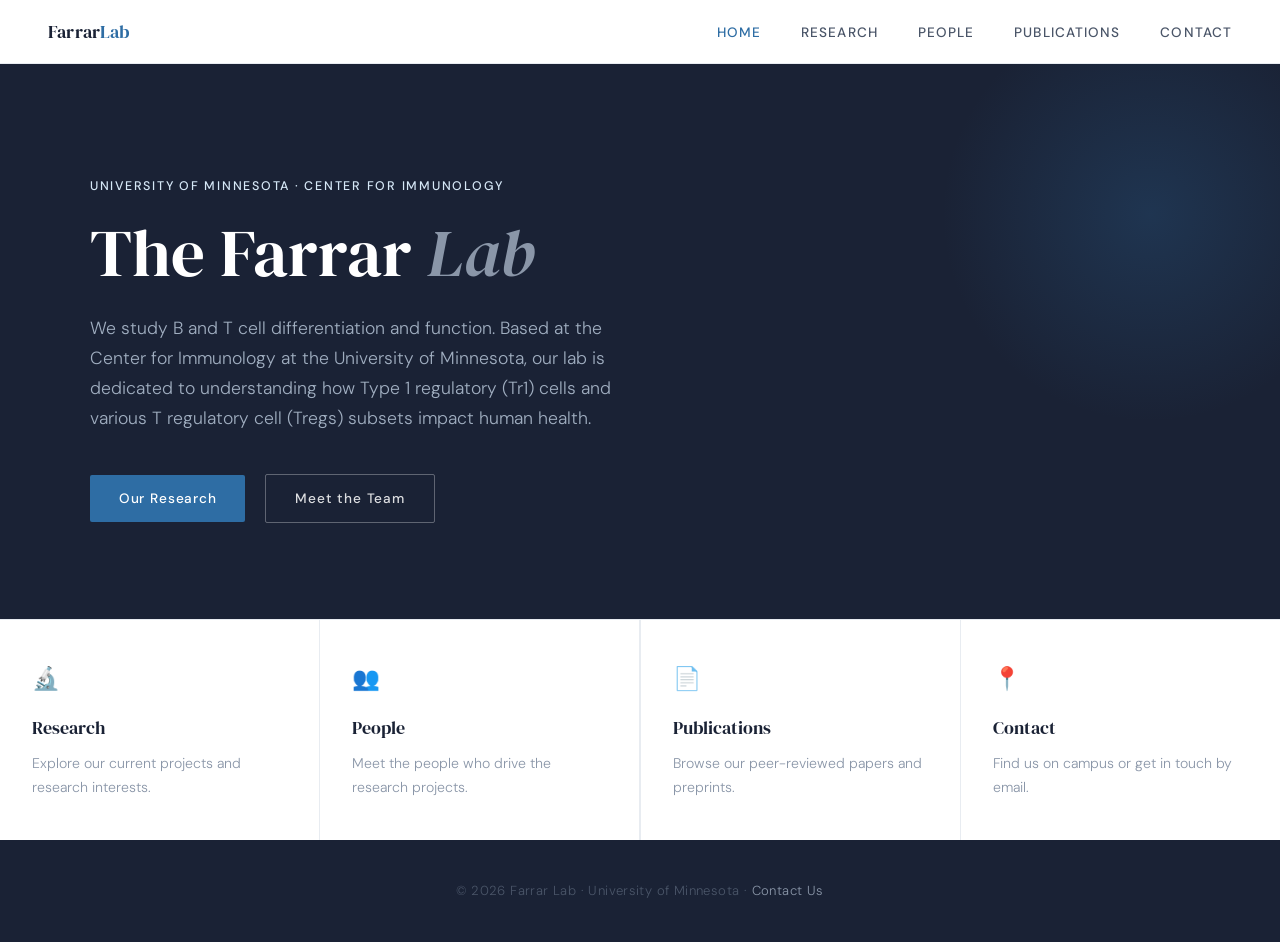
<file: index.html>
<!DOCTYPE html>
<html lang="en">
<head>
  <meta charset="UTF-8" />
  <meta name="viewport" content="width=device-width, initial-scale=1.0" />
  <title>Farrar Lab — University of Minnesota</title>
  <link rel="stylesheet" href="style.css" />
</head>
<body>

  <nav>
    <a class="nav-logo" href="index.html">Farrar<span>Lab</span></a>
    <ul class="nav-links">
      <li><a href="index.html" class="active">Home</a></li>
      <li><a href="research.html">Research</a></li>
      <li><a href="people.html">People</a></li>
      <li><a href="publications.html">Publications</a></li>
      <li><a href="contact.html">Contact</a></li>
    </ul>
  </nav>

  <header class="home-hero">
    <div class="home-hero-inner">
      <p class="eyebrow">University of Minnesota · Center for Immunology</p>
      <h1>The Farrar <em>Lab</em></h1>
      <p class="tagline">
        We study B and T cell differentiation and function. Based at the Center for Immunology at the University of Minnesota, our lab is dedicated to understanding how Type 1 regulatory (Tr1) cells and various T regulatory cell (Tregs) subsets impact human health.
      </p>
      <a class="btn" href="research.html">Our Research</a>
      <a class="btn btn-outline" href="people.html">Meet the Team</a>
    </div>
  </header>

  <div class="home-cards">
    <a class="home-card" href="research.html">
      <div class="card-icon">🔬</div>
      <h3>Research</h3>
      <p>Explore our current projects and research interests.</p>
    </a>
    <a class="home-card" href="people.html">
      <div class="card-icon">👥</div>
      <h3>People</h3>
      <p>Meet the people who drive the research projects.</p>
    </a>
    <a class="home-card" href="publications.html">
      <div class="card-icon">📄</div>
      <h3>Publications</h3>
      <p>Browse our peer-reviewed papers and preprints.</p>
    </a>
    <a class="home-card" href="contact.html">
      <div class="card-icon">📍</div>
      <h3>Contact</h3>
      <p>Find us on campus or get in touch by email.</p>
    </a>
  </div>

<!-- Commenting out the 'Latest News' section so that it's not visible for now.
  <main>
    <section>
      <h2>Latest News</h2>
      <div class="divider"></div>
      <div style="display:flex; flex-direction:column; gap:1.5rem;">

        <div>
          <p style="font-size:0.78rem; font-weight:500; letter-spacing:0.06em; color:var(--accent); margin-bottom:0.2rem;">MAY 2025</p>
          <h3>New paper published in [Journal Name]</h3>
          <p>Brief description of the paper and its significance. Congratulations to [Author Name] on this great work!</p>
        </div>

        <div>
          <p style="font-size:0.78rem; font-weight:500; letter-spacing:0.06em; color:var(--accent); margin-bottom:0.2rem;">MARCH 2025</p>
          <h3>Welcome to our new lab members!</h3>
          <p>[Name] joins as a PhD student and [Name] joins as a postdoctoral researcher. Welcome to the team!</p>
        </div>

        <div>
          <p style="font-size:0.78rem; font-weight:500; letter-spacing:0.06em; color:var(--accent); margin-bottom:0.2rem;">JANUARY 2025</p>
          <h3>[Lab member] receives [Award Name]</h3>
          <p>Congratulations to [Name] for receiving this recognition for their outstanding research.</p>
        </div>

      </div>
    </section>
  </main>
  -->

  <footer>
    <p>© 2026 Farrar Lab · University of Minnesota · <a href="contact.html">Contact Us</a></p>
  </footer>

</body>
</html>
</file>
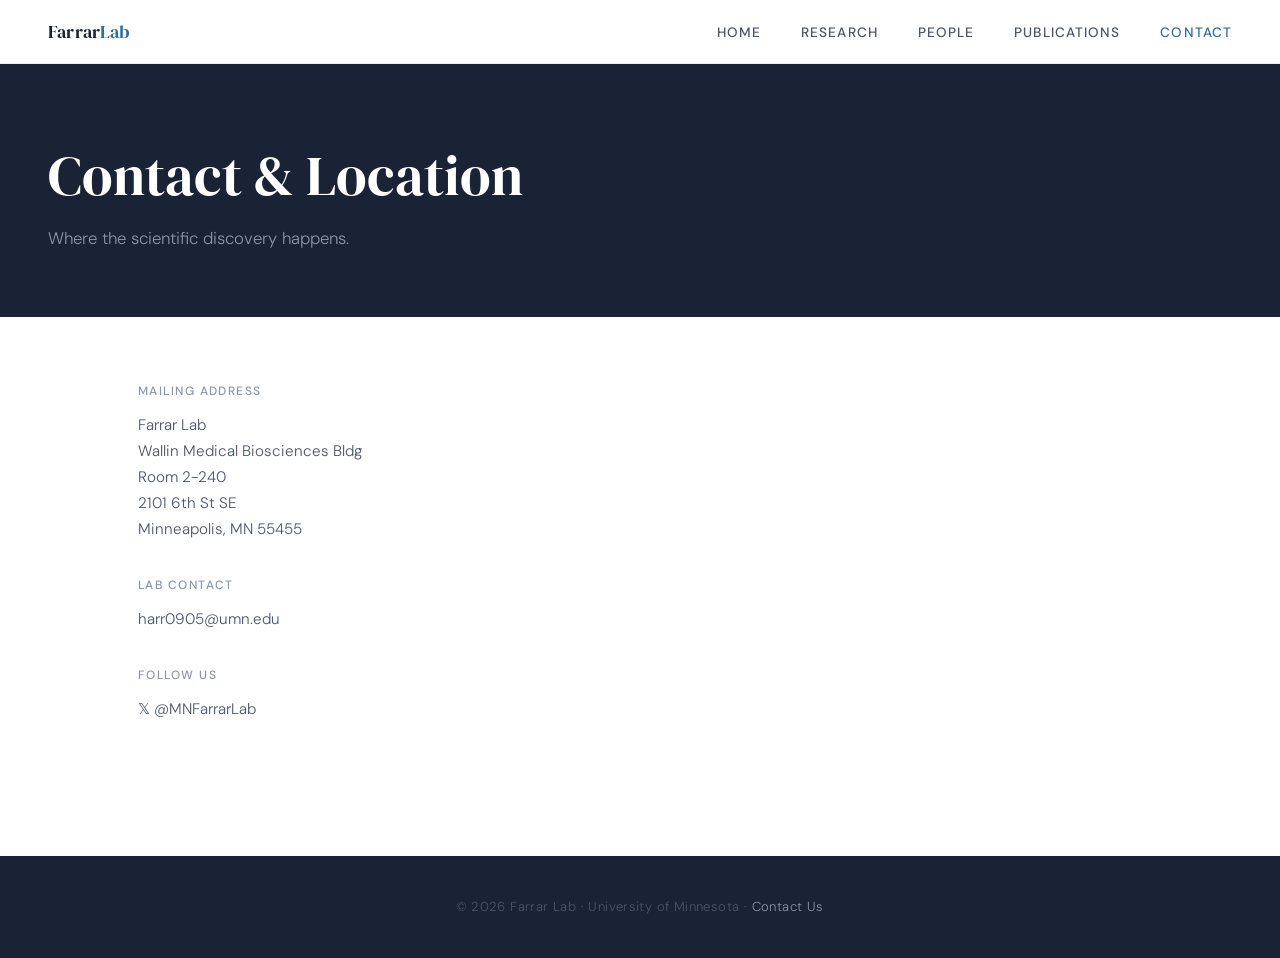
<file: contact.html>
<!DOCTYPE html>
<html lang="en">
<head>
  <meta charset="UTF-8" />
  <meta name="viewport" content="width=device-width, initial-scale=1.0" />
  <title>Contact — Farrar Lab</title>
  <link rel="stylesheet" href="style.css" />
</head>
<body>

  <nav>
    <a class="nav-logo" href="index.html">Farrar<span>Lab</span></a>
    <ul class="nav-links">
      <li><a href="index.html">Home</a></li>
      <li><a href="research.html">Research</a></li>
      <li><a href="people.html">People</a></li>
      <li><a href="publications.html">Publications</a></li>
      <li><a href="contact.html" class="active">Contact</a></li>
    </ul>
  </nav>

  <header class="page-hero">
    <h1>Contact & Location</h1>
    <p>Where the scientific discovery happens.</p>
  </header>

  <main>

    <section>
      <div class="contact-grid">

        <div>
          <div class="contact-block" style="margin-bottom:2rem;">
            <h3>Mailing Address</h3>
            <p>
              Farrar Lab<br>
              Wallin Medical Biosciences Bldg<br>
              Room 2-240<br>
              2101 6th St SE<br>
              Minneapolis, MN 55455
            </p>
          </div>

          <div class="contact-block" style="margin-bottom:2rem;">
            <h3>Lab Contact</h3>
            <p><a href="mailto:farrar@umn.edu">harr0905@umn.edu</a></p>
          </div>

          <div class="contact-block">
            <h3>Follow Us</h3>
            <p>
              <a href="https://x.com/MNFarrarLab" target="_blank" style="display:block; margin-bottom:0.3rem;">𝕏 @MNFarrarLab</a>
            </p>
          </div>
        </div>

          <!--
            To embed a Google Map:
            1. Go to maps.google.com and search for your building
            2. Click Share → Embed a map
            3. Copy the <iframe> code and paste it here, replacing the placeholder below
          -->
          <iframe
            class="map-embed"
            src="https://www.google.com/maps/embed?pb=!1m18!1m12!1m3!1d5644.6016257842975!2d-93.22547492312727!3d44.97819997107019!2m3!1f0!2f0!3f0!3m2!1i1024!2i768!4f13.1!3m3!1m2!1s0x52b32d1dd6c1acb3%3A0x61dbdaba167ca2fa!2sWinston%20and%20Maxine%20Wallin%20Medical%20Biosciences%20Building!5e0!3m2!1sen!2sus!4v1777835984941!5m2!1sen!2sus"
            allowfullscreen=""
            loading="lazy"
            referrerpolicy="no-referrer-when-downgrade"
            title="Farrar Lab location on Google Maps">
          </iframe>
        </div>

      </div>
    </section>

    <!-- Optional: social media embeds -->
    <!--
    <section>
      <h2>From the Lab</h2>
      <div class="divider"></div>
      Paste an Instagram or X embed widget here. Both platforms let you embed
      a post or a feed by going to the post → Share → Embed, and copying the code.
    </section>
    -->

  </main>

  <footer>
    <p>© 2026 Farrar Lab · University of Minnesota · <a href="contact.html">Contact Us</a></p>
  </footer>

</body>
</html>
</file>
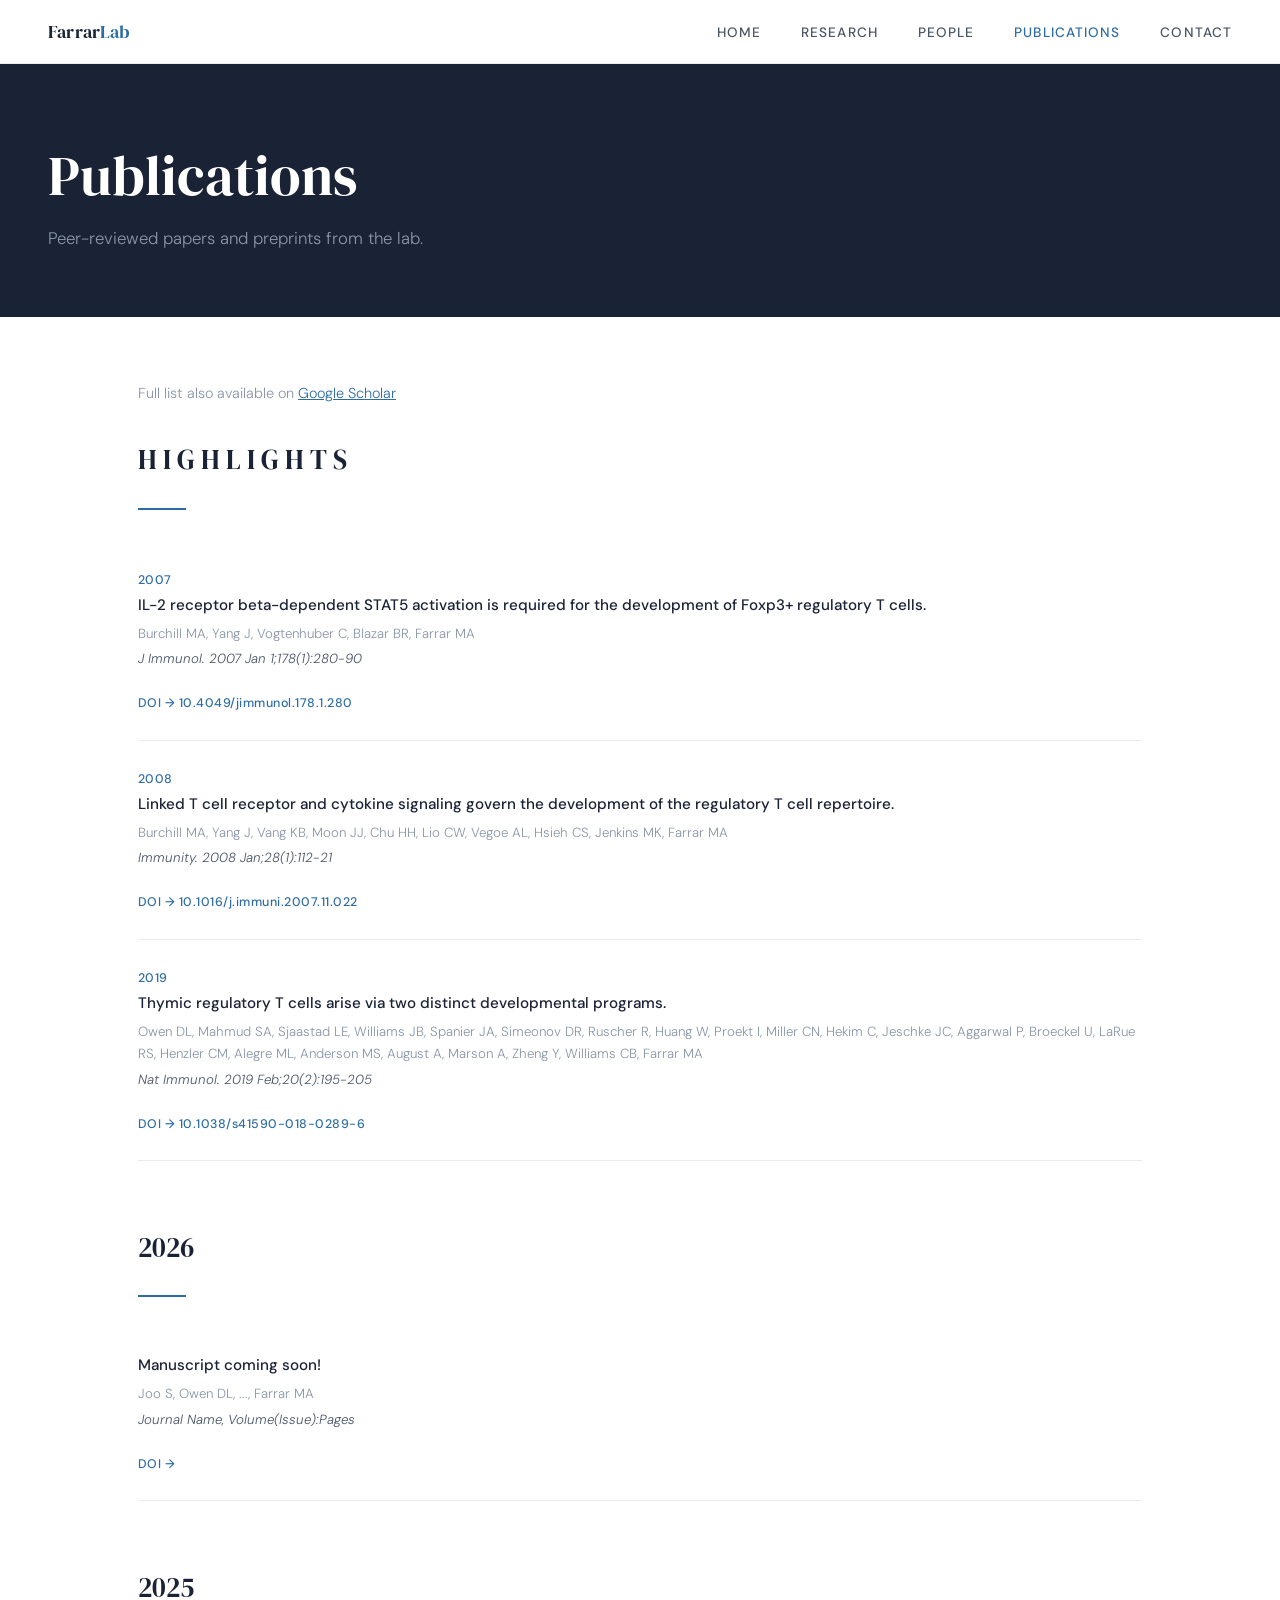
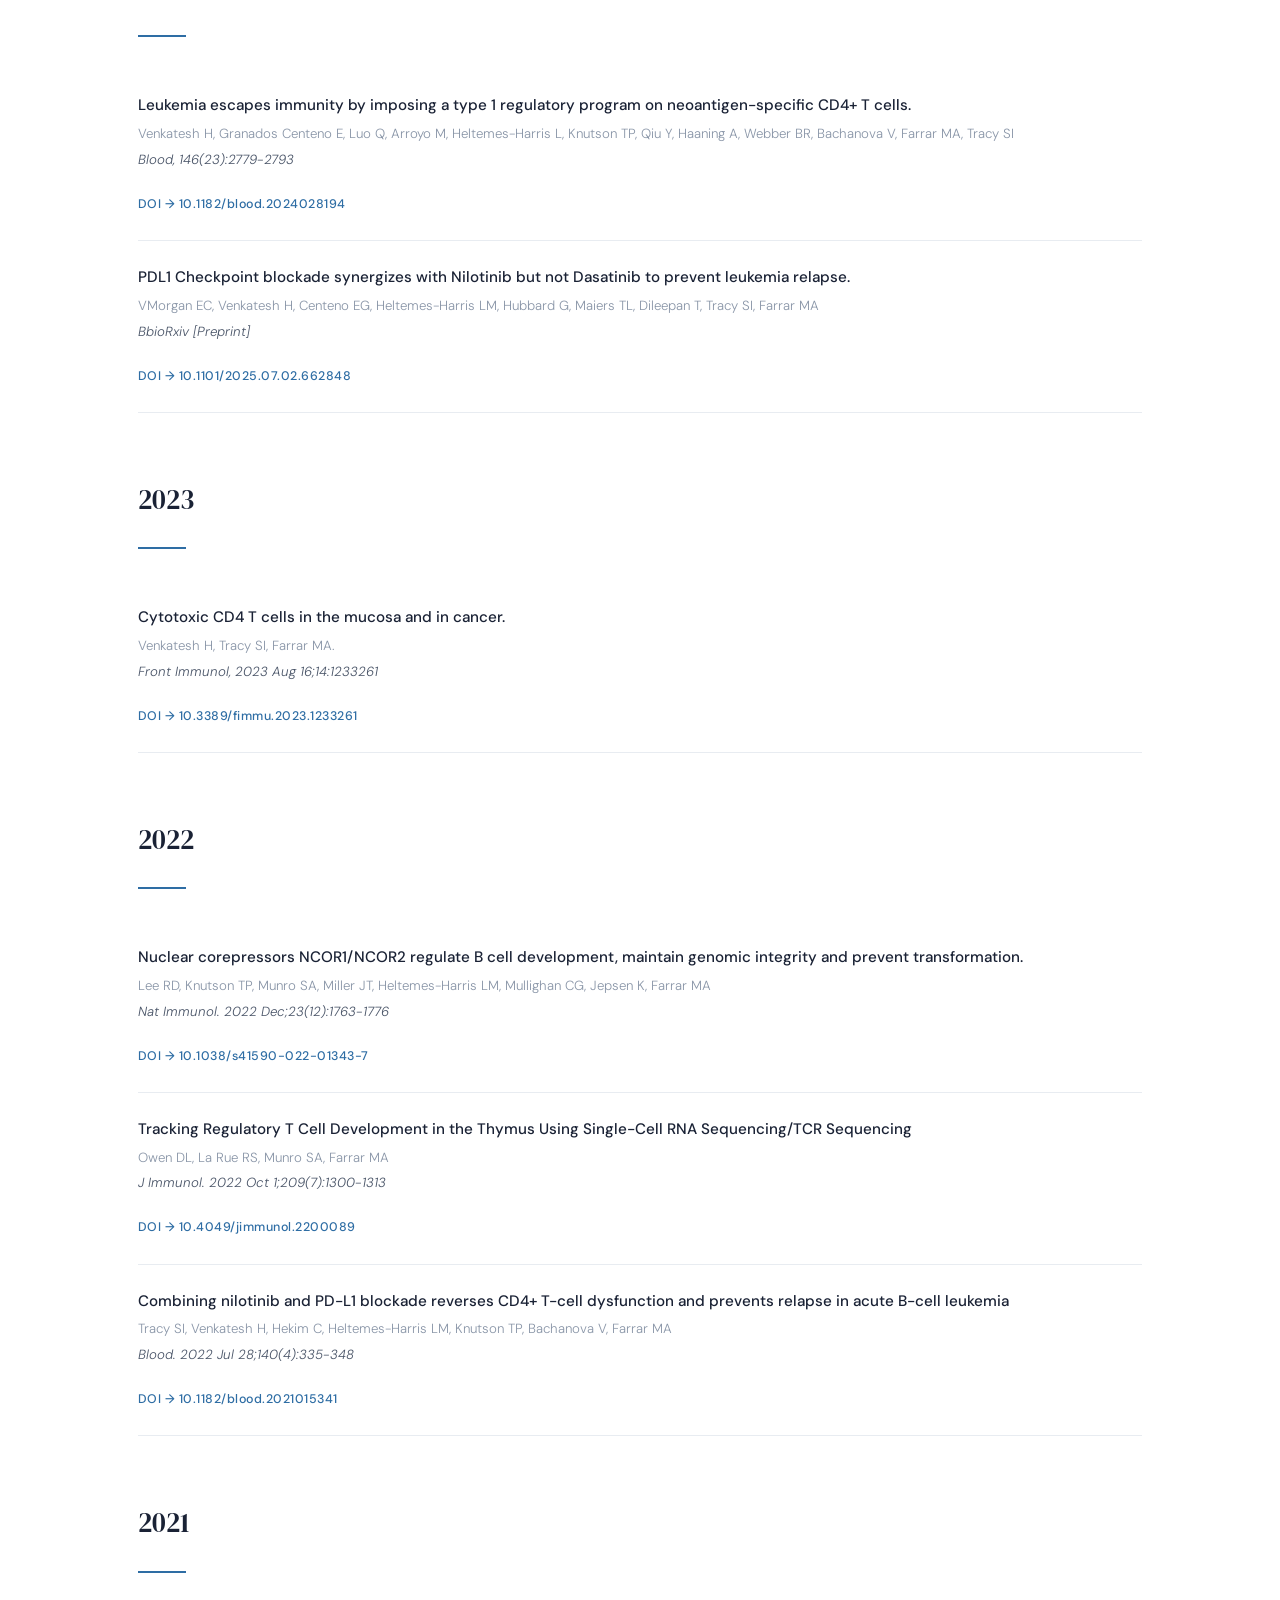
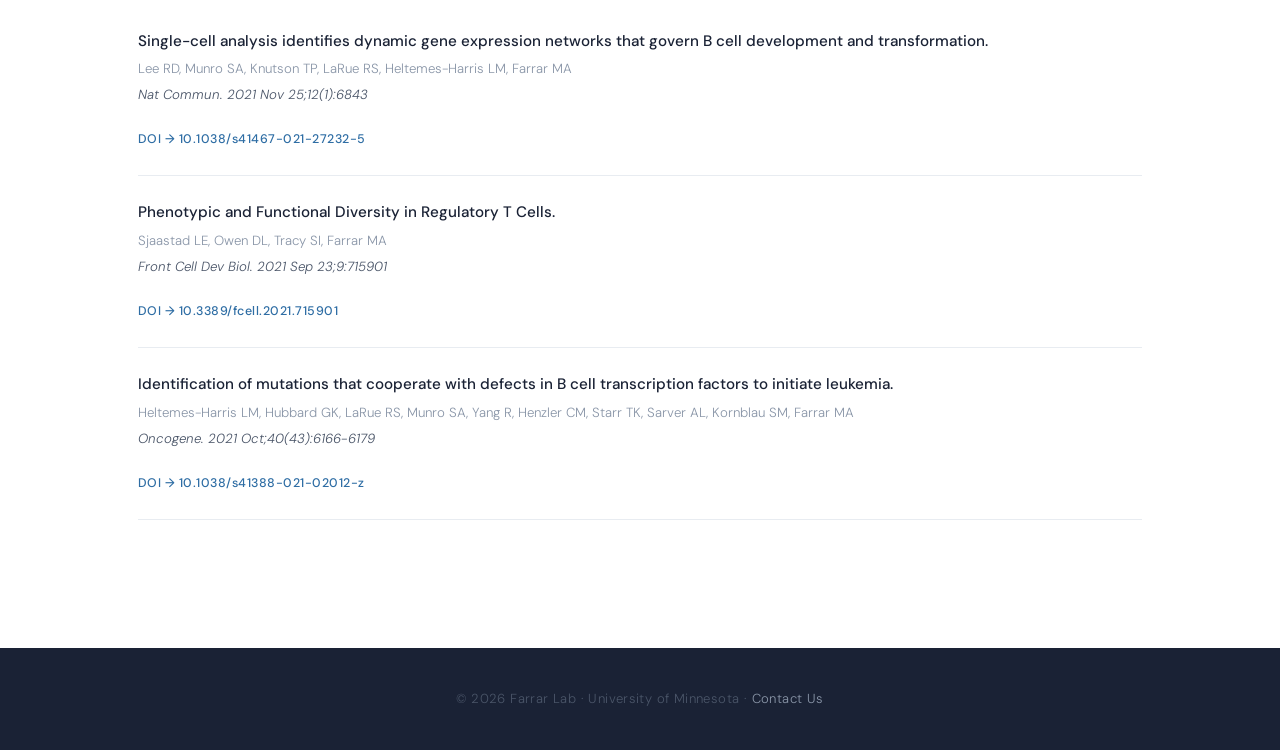
<file: publications.html>
<!DOCTYPE html>
<html lang="en">
<head>
  <meta charset="UTF-8" />
  <meta name="viewport" content="width=device-width, initial-scale=1.0" />
  <title>Publications — Farrar Lab</title>
  <link rel="stylesheet" href="style.css" />
</head>
<body>

  <nav>
    <a class="nav-logo" href="index.html">Farrar<span>Lab</span></a>
    <ul class="nav-links">
      <li><a href="index.html">Home</a></li>
      <li><a href="research.html">Research</a></li>
      <li><a href="people.html">People</a></li>
      <li><a href="publications.html" class="active">Publications</a></li>
      <li><a href="contact.html">Contact</a></li>
    </ul>
  </nav>

  <header class="page-hero">
    <h1>Publications</h1>
    <p>Peer-reviewed papers and preprints from the lab.</p>
  </header>

  <main>

    <section>
      <p style="font-size:0.9rem; color:var(--grey-mid); margin-bottom:2rem;">
        Full list also available on
        <a href="https://scholar.google.com" target="_blank" style="color:var(--accent);">Google Scholar</a>
      </p>

      <!-- ── Highlights ── -->
      <h2>H I G H L I G H T S</h2>
      <div class="divider"></div>
      <ul class="pub-list">

        <!-- Copy and paste a .pub-item block to add a publication -->

        <li class="pub-item">
          <span class="pub-year">2007</span>
          <div>
            <p class="pub-title">IL-2 receptor beta-dependent STAT5 activation is required for the development of Foxp3+ regulatory T cells.</p>
            <p class="pub-authors">Burchill MA, Yang J, Vogtenhuber C, Blazar BR, Farrar MA</p>
            <p class="pub-journal">J Immunol. 2007 Jan 1;178(1):280-90</p>
            <a class="pub-link" href="https://pubmed.ncbi.nlm.nih.gov/17182565/" target="_blank">DOI → 10.4049/jimmunol.178.1.280</a>
          </div>
        </li>

        <li class="pub-item">
          <span class="pub-year">2008</span>
          <div>
            <p class="pub-title">Linked T cell receptor and cytokine signaling govern the development of the regulatory T cell repertoire.</p>
            <p class="pub-authors">Burchill MA, Yang J, Vang KB, Moon JJ, Chu HH, Lio CW, Vegoe AL, Hsieh CS, Jenkins MK, Farrar MA</p>
            <p class="pub-journal">Immunity. 2008 Jan;28(1):112-21</p>
            <a class="pub-link" href="https://pubmed.ncbi.nlm.nih.gov/18199418/" target="_blank">DOI → 10.1016/j.immuni.2007.11.022</a>
          </div>
        </li>

        <li class="pub-item">
          <span class="pub-year">2019</span>
          <div>
            <p class="pub-title">Thymic regulatory T cells arise via two distinct developmental programs.</p>
            <p class="pub-authors">Owen DL, Mahmud SA, Sjaastad LE, Williams JB, Spanier JA, Simeonov DR, Ruscher R, Huang W, Proekt I, Miller CN, Hekim C, Jeschke JC, Aggarwal P, Broeckel U, LaRue RS, Henzler CM, Alegre ML, Anderson MS, August A, Marson A, Zheng Y, Williams CB, Farrar MA</p>
            <p class="pub-journal">Nat Immunol. 2019 Feb;20(2):195-205</p>
            <a class="pub-link" href="https://pubmed.ncbi.nlm.nih.gov/30643267/" target="_blank">DOI → 10.1038/s41590-018-0289-6</a>
          </div>
        </li>

      </ul>
    </section>

    <section>
      <h2>2026</h2>
      <div class="divider"></div>
      <ul class="pub-list">

        <li class="pub-item">
          <div>
            <p class="pub-title">Manuscript coming soon!</p>
            <p class="pub-authors">Joo S, Owen DL, ..., Farrar MA</p>
            <p class="pub-journal">Journal Name, Volume(Issue):Pages</p>
            <a class="pub-link" href="https://pubmed.ncbi.nlm.nih.gov/---/" target="_blank">DOI →</a>
          </div>
        </li>

      </ul>
    </section>

    <section>
      <h2>2025</h2>
      <div class="divider"></div>
      <ul class="pub-list">

        <li class="pub-item">
          <div>
            <p class="pub-title">Leukemia escapes immunity by imposing a type 1 regulatory program on neoantigen-specific CD4+ T cells.</p>
            <p class="pub-authors">Venkatesh H, Granados Centeno E, Luo Q, Arroyo M, Heltemes-Harris L, Knutson TP, Qiu Y, Haaning A, Webber BR, Bachanova V, Farrar MA, Tracy SI</p>
            <p class="pub-journal">Blood, 146(23):2779-2793</p>
            <a class="pub-link" href="https://pubmed.ncbi.nlm.nih.gov/40906918/" target="_blank">DOI → 10.1182/blood.2024028194</a>
          </div>
        </li>

        <li class="pub-item">
          <div>
            <p class="pub-title">PDL1 Checkpoint blockade synergizes with Nilotinib but not Dasatinib to prevent leukemia relapse.</p>
            <p class="pub-authors">VMorgan EC, Venkatesh H, Centeno EG, Heltemes-Harris LM, Hubbard G, Maiers TL, Dileepan T, Tracy SI, Farrar MA</p>
            <p class="pub-journal">BbioRxiv [Preprint]</p>
            <a class="pub-link" href="https://pubmed.ncbi.nlm.nih.gov/40631161/" target="_blank">DOI → 10.1101/2025.07.02.662848</a>
          </div>
        </li>

      </ul>
    </section>

    <section>
      <h2>2023</h2>
      <div class="divider"></div>
      <ul class="pub-list">

        <li class="pub-item">
          <div>
            <p class="pub-title">Cytotoxic CD4 T cells in the mucosa and in cancer.</p>
            <p class="pub-authors">Venkatesh H, Tracy SI, Farrar MA.</p>
            <p class="pub-journal">Front Immunol, 2023 Aug 16;14:1233261</p>
            <a class="pub-link" href="https://pubmed.ncbi.nlm.nih.gov/37654482/" target="_blank">DOI → 10.3389/fimmu.2023.1233261</a>
          </div>
        </li>

      </ul>
    </section>
    
    <section>
      <h2>2022</h2>
      <div class="divider"></div>
      <ul class="pub-list">

        <li class="pub-item">
          <div>
            <p class="pub-title">Nuclear corepressors NCOR1/NCOR2 regulate B cell development, maintain genomic integrity and prevent transformation.</p>
            <p class="pub-authors">Lee RD, Knutson TP, Munro SA, Miller JT, Heltemes-Harris LM, Mullighan CG, Jepsen K, Farrar MA</p>
            <p class="pub-journal">Nat Immunol. 2022 Dec;23(12):1763-1776</p>
            <a class="pub-link" href="https://pubmed.ncbi.nlm.nih.gov/36316474/" target="_blank">DOI → 10.1038/s41590-022-01343-7</a>
          </div>
        </li>

        <li class="pub-item">
          <div>
            <p class="pub-title">Tracking Regulatory T Cell Development in the Thymus Using Single-Cell RNA Sequencing/TCR Sequencing</p>
            <p class="pub-authors">Owen DL, La Rue RS, Munro SA, Farrar MA</p>
            <p class="pub-journal">J Immunol. 2022 Oct 1;209(7):1300-1313</p>
            <a class="pub-link" href="https://pubmed.ncbi.nlm.nih.gov/36038290/" target="_blank">DOI → 10.4049/jimmunol.2200089</a>
          </div>
        </li>

        <li class="pub-item">
          <div>
            <p class="pub-title">Combining nilotinib and PD-L1 blockade reverses CD4+ T-cell dysfunction and prevents relapse in acute B-cell leukemia</p>
            <p class="pub-authors">Tracy SI, Venkatesh H, Hekim C, Heltemes-Harris LM, Knutson TP, Bachanova V, Farrar MA</p>
            <p class="pub-journal">Blood. 2022 Jul 28;140(4):335-348</p>
            <a class="pub-link" href="https://pubmed.ncbi.nlm.nih.gov/35275990/" target="_blank">DOI → 10.1182/blood.2021015341</a>
          </div>
        </li>

      </ul>
    </section>

    <section>
      <h2>2021</h2>
      <div class="divider"></div>
      <ul class="pub-list">

        <li class="pub-item">
          <div>
            <p class="pub-title">Single-cell analysis identifies dynamic gene expression networks that govern B cell development and transformation.</p>
            <p class="pub-authors">Lee RD, Munro SA, Knutson TP, LaRue RS, Heltemes-Harris LM, Farrar MA</p>
            <p class="pub-journal">Nat Commun. 2021 Nov 25;12(1):6843</p>
            <a class="pub-link" href="https://pubmed.ncbi.nlm.nih.gov/34824268/" target="_blank">DOI → 10.1038/s41467-021-27232-5</a>
          </div>
        </li>

        <li class="pub-item">
          <div>
            <p class="pub-title">Phenotypic and Functional Diversity in Regulatory T Cells.</p>
            <p class="pub-authors">Sjaastad LE, Owen DL, Tracy SI, Farrar MA</p>
            <p class="pub-journal">Front Cell Dev Biol. 2021 Sep 23;9:715901</p>
            <a class="pub-link" href="https://pubmed.ncbi.nlm.nih.gov/34631704/" target="_blank">DOI → 10.3389/fcell.2021.715901</a>
          </div>
        </li>

        <li class="pub-item">
          <div>
            <p class="pub-title">Identification of mutations that cooperate with defects in B cell transcription factors to initiate leukemia.</p>
            <p class="pub-authors">Heltemes-Harris LM, Hubbard GK, LaRue RS, Munro SA, Yang R, Henzler CM, Starr TK, Sarver AL, Kornblau SM, Farrar MA</p>
            <p class="pub-journal">Oncogene. 2021 Oct;40(43):6166-6179</p>
            <a class="pub-link" href="https://pubmed.ncbi.nlm.nih.gov/34535769/" target="_blank">DOI → 10.1038/s41388-021-02012-z</a>
          </div>
        </li>
        
      </ul>
    </section>

  </main>

  <footer>
    <p>© 2026 Farrar Lab · University of Minnesota · <a href="contact.html">Contact Us</a></p>
  </footer>

</body>
</html>
</file>
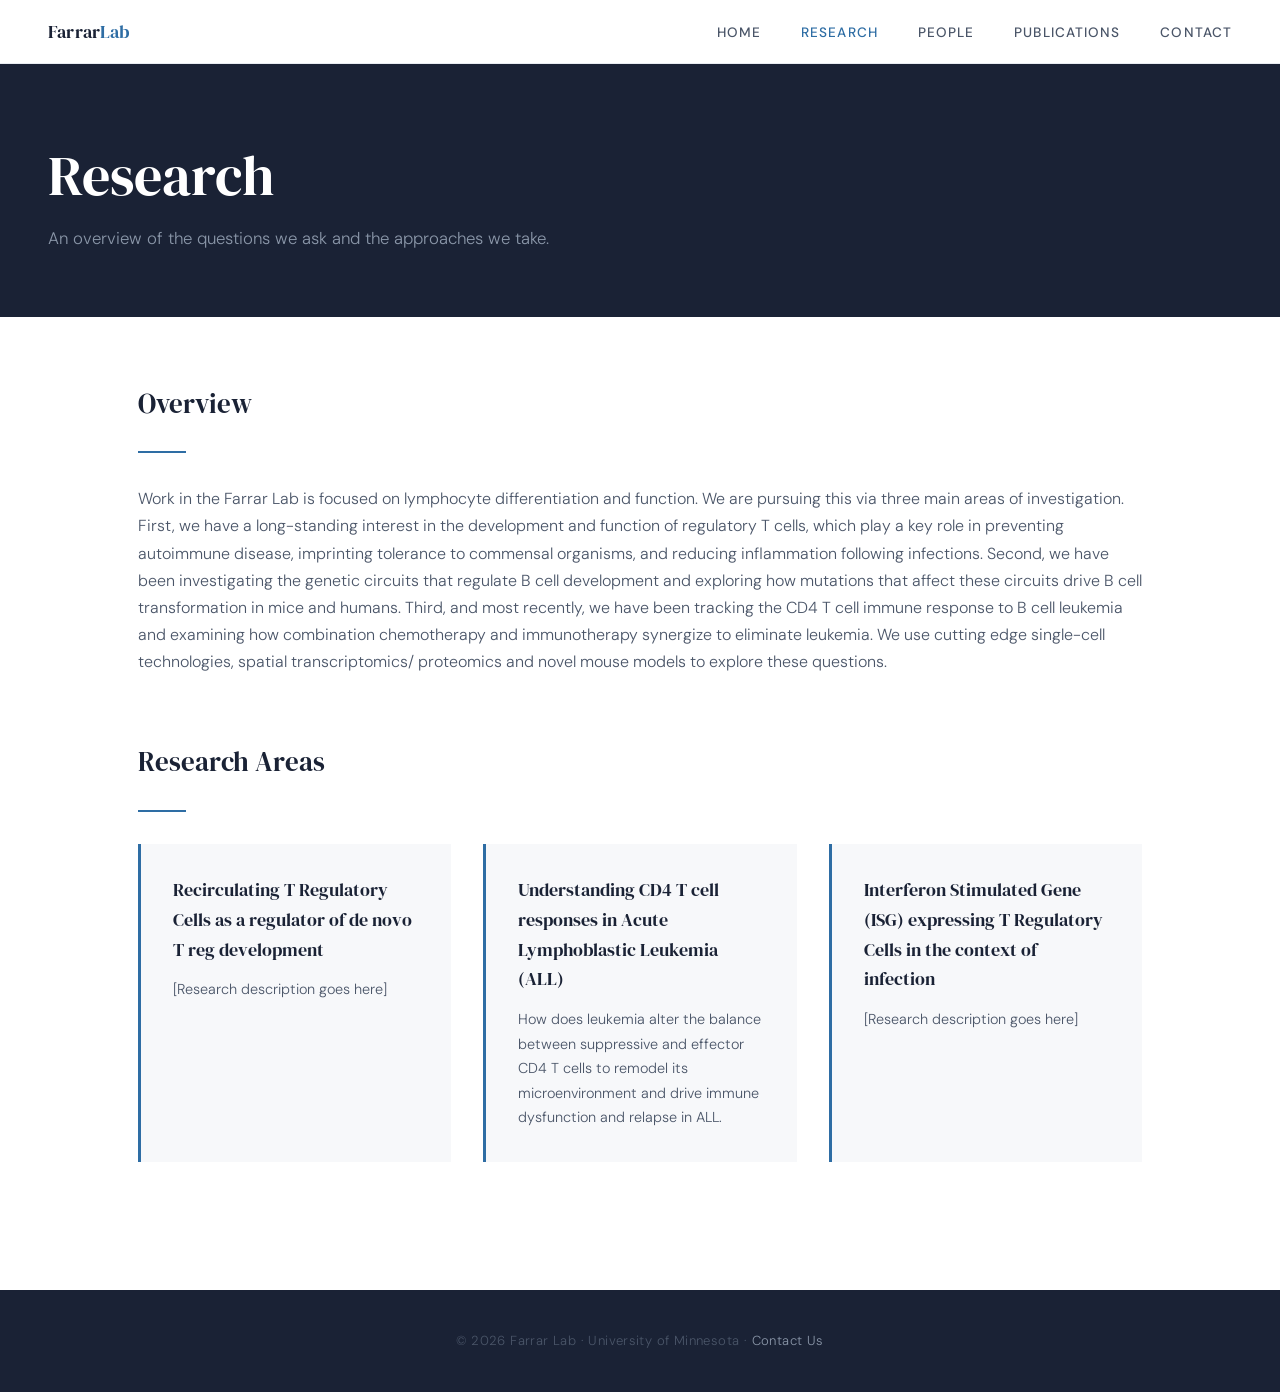
<file: research.html>
<!DOCTYPE html>
<html lang="en">
<head>
  <meta charset="UTF-8" />
  <meta name="viewport" content="width=device-width, initial-scale=1.0" />
  <title>Research — Farrar Lab</title>
  <link rel="stylesheet" href="style.css" />
</head>
<body>

  <nav>
    <a class="nav-logo" href="index.html">Farrar<span>Lab</span></a>
    <ul class="nav-links">
      <li><a href="index.html">Home</a></li>
      <li><a href="research.html" class="active">Research</a></li>
      <li><a href="people.html">People</a></li>
      <li><a href="publications.html">Publications</a></li>
      <li><a href="contact.html">Contact</a></li>
    </ul>
  </nav>

  <header class="page-hero">
    <h1>Research</h1>
    <p>An overview of the questions we ask and the approaches we take.</p>
  </header>

  <main>

    <section>
      <h2>Overview</h2>
      <div class="divider"></div>
      <p>
        Work in the Farrar Lab is focused on lymphocyte differentiation and
function. We are pursuing this via three main areas of investigation. First,
we have a long-standing interest in the development and function of
regulatory T cells, which play a key role in preventing autoimmune
disease, imprinting tolerance to commensal organisms, and reducing
inflammation following infections. Second, we have been investigating the
genetic circuits that regulate B cell development and exploring how
mutations that affect these circuits drive B cell transformation in mice and
humans. Third, and most recently, we have been tracking the CD4 T cell
immune response to B cell leukemia and examining how combination
chemotherapy and immunotherapy synergize to eliminate leukemia. We
use cutting edge single-cell technologies, spatial transcriptomics/
proteomics and novel mouse models to explore these questions.
      </p>
      <p>
        
      </p>
    </section>

    <section>
      <h2>Research Areas</h2>
      <div class="divider"></div>
      <div class="research-grid">

        <!-- Copy and paste a .research-card block to add more areas -->

        <div class="research-card">
          <h3>Recirculating T Regulatory Cells as a regulator of de novo T reg development</h3>
          <p>
            [Research description goes here]
          </p>
        </div>

        <div class="research-card">
          <h3>Understanding CD4 T cell responses in Acute Lymphoblastic Leukemia (ALL)</h3>
          <p>
            How does leukemia alter the balance between suppressive and effector CD4 T cells to remodel its microenvironment and drive immune dysfunction and relapse in ALL.
          </p>
        </div>

        <div class="research-card">
          <h3>Interferon Stimulated Gene (ISG) expressing T Regulatory Cells in the context of infection</h3>
          <p>
            [Research description goes here]
          </p>
        </div>

      </div>
    </section>


  </main>

  <footer>
    <p>© 2026 Farrar Lab · University of Minnesota · <a href="contact.html">Contact Us</a></p>
  </footer>

</body>
</html>
</file>
<file: style.css>
@import url('https://fonts.googleapis.com/css2?family=DM+Serif+Display:ital@0;1&family=DM+Sans:wght@300;400;500&display=swap');

:root {
  --navy: #1a2235;
  --navy-mid: #243048;
  --grey-dark: #4a5568;
  --grey-mid: #8a96a8;
  --grey-light: #e8ecf1;
  --off-white: #f7f8fa;
  --white: #ffffff;
  --accent: #2e6da4;
  --accent-light: #d6e8f7;
}

*, *::before, *::after { box-sizing: border-box; margin: 0; padding: 0; }

html { scroll-behavior: smooth; }

body {
  font-family: 'DM Sans', sans-serif;
  font-weight: 300;
  background: var(--white);
  color: var(--navy);
  line-height: 1.7;
  font-size: 16px;
}

/* ── NAV ── */
nav {
  position: sticky;
  top: 0;
  z-index: 100;
  background: var(--white);
  border-bottom: 1px solid var(--grey-light);
  display: flex;
  align-items: center;
  justify-content: space-between;
  padding: 0 3rem;
  height: 64px;
}

.nav-logo {
  font-family: 'DM Serif Display', serif;
  font-size: 1.15rem;
  color: var(--navy);
  text-decoration: none;
  letter-spacing: 0.01em;
}

.nav-logo span {
  color: var(--accent);
}

.nav-links {
  display: flex;
  gap: 2.5rem;
  list-style: none;
}

.nav-links a {
  font-size: 0.85rem;
  font-weight: 500;
  letter-spacing: 0.08em;
  text-transform: uppercase;
  color: var(--grey-dark);
  text-decoration: none;
  transition: color 0.2s;
}

.nav-links a:hover,
.nav-links a.active {
  color: var(--accent);
}

/* ── PAGE HERO ── */
.page-hero {
  background: var(--navy);
  color: var(--white);
  padding: 5rem 3rem 4rem;
}

.page-hero h1 {
  font-family: 'DM Serif Display', serif;
  font-size: clamp(2.2rem, 5vw, 3.5rem);
  font-weight: 400;
  line-height: 1.15;
  max-width: 700px;
}

.page-hero p {
  margin-top: 1rem;
  color: var(--grey-mid);
  max-width: 560px;
  font-size: 1.05rem;
}

/* ── MAIN CONTENT ── */
main {
  max-width: 1100px;
  margin: 0 auto;
  padding: 4rem 3rem;
}

section {
  margin-bottom: 4rem;
}

h2 {
  font-family: 'DM Serif Display', serif;
  font-size: 1.7rem;
  font-weight: 400;
  color: var(--navy);
  margin-bottom: 1.5rem;
}

h3 {
  font-size: 1rem;
  font-weight: 500;
  color: var(--navy);
  margin-bottom: 0.4rem;
}

p { color: var(--grey-dark); margin-bottom: 1rem; }
p:last-child { margin-bottom: 0; }

/* ── DIVIDER ── */
.divider {
  width: 48px;
  height: 2px;
  background: var(--accent);
  margin-bottom: 2rem;
}

/* ── HOME HERO ── */
.home-hero {
  background: var(--navy);
  color: var(--white);
  padding: 7rem 3rem 6rem;
  position: relative;
  overflow: hidden;
}

.home-hero::before {
  content: '';
  position: absolute;
  top: -60px; right: -80px;
  width: 420px; height: 420px;
  border-radius: 50%;
  background: radial-gradient(circle, rgba(46,109,164,0.25) 0%, transparent 70%);
  pointer-events: none;
}

.home-hero-inner {
  max-width: 1100px;
  margin: 0 auto;
}

.home-hero .eyebrow {
  font-size: 0.78rem;
  font-weight: 500;
  letter-spacing: 0.14em;
  text-transform: uppercase;
  color: var(--accent-light);
  margin-bottom: 1.2rem;
}

.home-hero h1 {
  font-family: 'DM Serif Display', serif;
  font-size: clamp(2.6rem, 6vw, 4.2rem);
  font-weight: 400;
  line-height: 1.1;
  max-width: 720px;
  margin-bottom: 1.5rem;
}

.home-hero h1 em {
  font-style: italic;
  color: var(--grey-mid);
}

.home-hero .tagline {
  font-size: 1.1rem;
  color: #a0aec0;
  max-width: 540px;
  line-height: 1.7;
  margin-bottom: 2.5rem;
}

.btn {
  display: inline-block;
  padding: 0.75rem 1.8rem;
  background: var(--accent);
  color: var(--white);
  text-decoration: none;
  font-size: 0.85rem;
  font-weight: 500;
  letter-spacing: 0.06em;
  border-radius: 2px;
  transition: background 0.2s, transform 0.15s;
}

.btn:hover { background: #245a8a; transform: translateY(-1px); }

.btn-outline {
  background: transparent;
  border: 1px solid rgba(255,255,255,0.3);
  margin-left: 1rem;
  color: rgba(255,255,255,0.85);
}
.btn-outline:hover { background: rgba(255,255,255,0.08); transform: translateY(-1px); }

/* ── HOME CARDS ── */
.home-cards {
  display: grid;
  grid-template-columns: repeat(auto-fit, minmax(240px, 1fr));
  gap: 1.5px;
  background: var(--grey-light);
  border-top: 1.5px solid var(--grey-light);
}

.home-card {
  background: var(--white);
  padding: 2.5rem 2rem;
  text-decoration: none;
  transition: background 0.2s;
}

.home-card:hover { background: var(--off-white); }

.home-card .card-icon {
  font-size: 1.4rem;
  margin-bottom: 1rem;
}

.home-card h3 {
  font-family: 'DM Serif Display', serif;
  font-size: 1.1rem;
  font-weight: 400;
  margin-bottom: 0.5rem;
}

.home-card p {
  font-size: 0.88rem;
  color: var(--grey-mid);
  margin: 0;
}

/* ── PEOPLE GRID ── */
.people-grid {
  display: grid;
  grid-template-columns: repeat(auto-fill, minmax(200px, 1fr));
  gap: 2rem;
}

.person-card {
  text-align: center;
}

.person-photo {
  width: 120px;
  height: 120px;
  border-radius: 50%;
  background: var(--grey-light);
  margin: 0 auto 1rem;
  display: flex;
  align-items: center;
  justify-content: center;
  font-size: 2rem;
  color: var(--grey-mid);
  overflow: hidden;
}

.person-photo img {
  width: 100%;
  height: 100%;
  object-fit: cover;
}

.person-card h3 { font-size: 0.95rem; }

.person-card .role {
  font-size: 0.8rem;
  color: var(--accent);
  font-weight: 500;
  letter-spacing: 0.04em;
  margin-bottom: 0.3rem;
}

.person-card p {
  font-size: 0.82rem;
  color: var(--grey-mid);
  margin: 0;
}

.people-section-label {
  font-size: 0.75rem;
  font-weight: 500;
  letter-spacing: 0.12em;
  text-transform: uppercase;
  color: var(--grey-mid);
  margin-bottom: 1.5rem;
  padding-bottom: 0.75rem;
  border-bottom: 1px solid var(--grey-light);
}

/* ── PUBLICATIONS ── */
.pub-list { list-style: none; }

.pub-item {
  padding: 1.5rem 0;
  border-bottom: 1px solid var(--grey-light);
  display: block;
}

.pub-year {
  font-size: 0.78rem;
  font-weight: 500;
  color: var(--accent);
  padding-top: 0.15rem;
  letter-spacing: 0.04em;
}

.pub-title {
  font-size: 0.95rem;
  font-weight: 500;
  color: var(--navy);
  margin-bottom: 0.25rem;
}

.pub-authors {
  font-size: 0.83rem;
  color: var(--grey-mid);
  margin-bottom: 0.2rem;
}

.pub-journal {
  font-size: 0.83rem;
  color: var(--grey-dark);
  font-style: italic;
}

.pub-link {
  display: inline-block;
  margin-top: 0.4rem;
  font-size: 0.78rem;
  font-weight: 500;
  color: var(--accent);
  text-decoration: none;
  letter-spacing: 0.04em;
}

.pub-link:hover { text-decoration: underline; }

/* ── CONTACT ── */
.contact-grid {
  display: grid;
  grid-template-columns: 1fr 1fr;
  gap: 3rem;
}

.contact-block h3 {
  font-size: 0.75rem;
  font-weight: 500;
  letter-spacing: 0.12em;
  text-transform: uppercase;
  color: var(--grey-mid);
  margin-bottom: 0.75rem;
}

.contact-block p, .contact-block a {
  font-size: 0.95rem;
  color: var(--grey-dark);
  text-decoration: none;
}

.contact-block a:hover { color: var(--accent); }

.map-embed {
  width: 100%;
  height: 300px;
  border: none;
  border-radius: 2px;
  margin-top: 2rem;
  filter: grayscale(20%);
}

/* ── RESEARCH AREAS ── */
.research-grid {
  display: grid;
  grid-template-columns: repeat(auto-fit, minmax(280px, 1fr));
  gap: 2rem;
}

.research-card {
  background: var(--off-white);
  padding: 2rem;
  border-left: 3px solid var(--accent);
}

.research-card h3 {
  font-family: 'DM Serif Display', serif;
  font-size: 1.1rem;
  font-weight: 400;
  margin-bottom: 0.75rem;
}

.research-card p {
  font-size: 0.9rem;
  margin: 0;
}

/* ── FOOTER ── */
footer {
  background: var(--navy);
  color: var(--grey-mid);
  text-align: center;
  padding: 2.5rem 3rem;
  font-size: 0.82rem;
  letter-spacing: 0.03em;
}

footer a { color: var(--grey-mid); text-decoration: none; }
footer a:hover { color: var(--white); }

/* ── RESPONSIVE ── */
@media (max-width: 768px) {
  nav { padding: 0 1.5rem; }
  .nav-links { gap: 1.5rem; }
  .home-hero, .page-hero { padding: 4rem 1.5rem 3rem; }
  main { padding: 3rem 1.5rem; }
  .contact-grid { grid-template-columns: 1fr; }
  .btn-outline { margin-left: 0; margin-top: 0.75rem; display: inline-block; }
}
</file>
